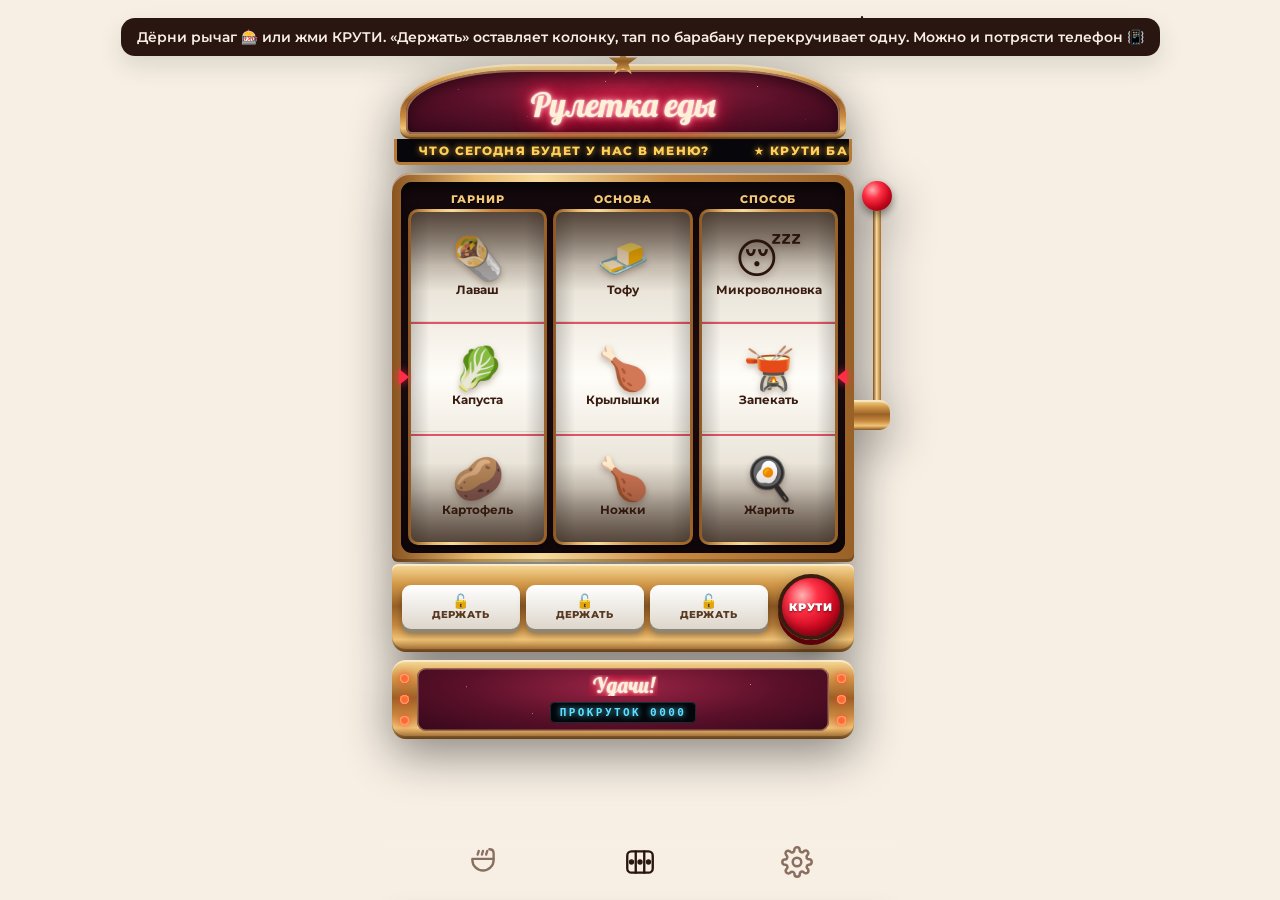
<file: index.html>
<!doctype html>
<html lang="ru">
<head>
  <meta charset="utf-8" />
  <meta name="viewport" content="width=device-width, initial-scale=1, maximum-scale=1, user-scalable=no, viewport-fit=cover" />
  <meta name="color-scheme" content="dark light" />
  <title>Рулетка еды</title>
  <script src="https://telegram.org/js/telegram-web-app.js"></script>
  <link rel="preconnect" href="https://fonts.googleapis.com" />
  <link rel="preconnect" href="https://fonts.gstatic.com" crossorigin />
  <link href="https://fonts.googleapis.com/css2?family=Montserrat:wght@500;600;700;800;900&family=Lobster&display=swap" rel="stylesheet" />
  <link rel="stylesheet" href="css/style.css" />
  <link rel="stylesheet" href="css/slot.css" />
</head>
<body>
  <div id="app">
    <!-- ===== Рулетка ===== -->
    <section class="screen active" id="screen-roulette">
      <header class="top">
        <button class="chip" id="streak" title="Серия дней, когда ты готовил(а)"></button>
        <button class="icon-btn" id="btn-theme" title="Тема">
          <svg viewBox="0 0 24 24" width="26" height="26" fill="none" stroke="currentColor" stroke-width="2" stroke-linecap="round"><circle cx="12" cy="12" r="4.2"/><path d="M12 2v2.2M12 19.8V22M4.2 4.2l1.6 1.6M18.2 18.2l1.6 1.6M2 12h2.2M19.8 12H22M4.2 19.8l1.6-1.6M18.2 5.8l1.6-1.6"/></svg>
        </button>
      </header>

      <h1 class="headline">Что сегодня будет у нас в меню?</h1>

      <div class="cabinet" id="cabinet">
        <!-- Вывеска автомата (только в оформлении «Автомат») -->
        <div class="slot-only marquee">
          <i class="m-star"></i>
          <div class="sign"><span class="neon">Рулетка еды</span></div>
        </div>
        <div class="slot-only ticker"><div class="ticker-track"><span>Что сегодня будет у нас в меню?</span><span>★ Крути барабаны ★</span><span>Ужин решает удача</span><span>★ Джекпот — твоё любимое блюдо ★</span><span>Что сегодня будет у нас в меню?</span><span>★ Крути барабаны ★</span><span>Ужин решает удача</span><span>★ Джекпот — твоё любимое блюдо ★</span></div></div>

        <div class="window">
          <div class="machine" id="machine"><!-- reels --></div>
          <div class="slot-only lever" id="lever" title="Потяни рычаг!">
            <div class="lever-rod"><div class="lever-knob"></div></div>
            <div class="lever-hub"></div>
          </div>
        </div>

        <div class="slot-only console">
          <div class="holds" id="holds"></div>
          <button class="red-btn" id="btn-spin-slot" aria-label="Крутить"><span>КРУТИ</span></button>
        </div>

        <div class="slot-only base">
          <div class="lights"><i></i><i></i><i></i></div>
          <div class="base-panel">
            <div class="neon small" id="base-neon">Удачи!</div>
            <div class="led" id="led">ПРОКРУТОК 0000</div>
          </div>
          <div class="lights"><i></i><i></i><i></i></div>
        </div>

      </div>

      <div class="spin-wrap classic-only">
        <button class="spin-btn" id="btn-spin">Крутить!</button>
      </div>
    </section>

    <!-- ===== Блюда (история / избранное / статистика) ===== -->
    <section class="screen" id="screen-dishes">
      <h2 class="screen-title">Мои блюда</h2>
      <div class="segmented" id="dishes-tabs">
        <button data-tab="history" class="on">История</button>
        <button data-tab="fav">Избранное</button>
        <button data-tab="stats">Статистика</button>
      </div>
      <div id="dishes-body"></div>
    </section>

    <!-- ===== Настройки ===== -->
    <section class="screen" id="screen-settings">
      <h2 class="screen-title">Настройки</h2>
      <div id="settings-body"></div>
    </section>

    <!-- ===== Редактор колонки ===== -->
    <section class="screen" id="screen-editor">
      <div class="editor-head">
        <button class="icon-btn back" id="btn-editor-back">‹</button>
        <input class="title-input" id="editor-title" maxlength="16" />
      </div>
      <div id="editor-body"></div>
    </section>

    <nav class="tabbar" id="tabbar">
      <button data-screen="dishes" title="Мои блюда">
        <svg viewBox="0 0 32 32" width="34" height="34" fill="none" stroke="currentColor" stroke-width="2.2" stroke-linecap="round" stroke-linejoin="round"><path d="M22 4c3 0 4 2 4 4v5"/><path d="M26 13v1a10 10 0 0 1-20 0v-1z"/><path d="M11 9c0-1.5 1-2 1-3.5M15 9c0-1.5 1-2 1-3.5M19 9c0-1.5 1-2 1-3.5"/></svg>
      </button>
      <button data-screen="roulette" class="on" title="Рулетка">
        <svg viewBox="0 0 32 32" width="34" height="34" fill="none" stroke="currentColor" stroke-width="2.2" stroke-linecap="round" stroke-linejoin="round"><rect x="4" y="6" width="24" height="20" rx="4"/><path d="M12 6v20M20 6v20"/><circle cx="8" cy="16" r="1.4" fill="currentColor"/><circle cx="16" cy="16" r="1.4" fill="currentColor"/><circle cx="24" cy="16" r="1.4" fill="currentColor"/></svg>
      </button>
      <button data-screen="settings" title="Настройки">
        <svg viewBox="0 0 24 24" width="32" height="32" fill="none" stroke="currentColor" stroke-width="1.9" stroke-linecap="round" stroke-linejoin="round"><circle cx="12" cy="12" r="3.2"/><path d="M19.4 15a1.7 1.7 0 0 0 .3 1.8l.1.1a2 2 0 1 1-2.8 2.8l-.1-.1a1.7 1.7 0 0 0-1.8-.3 1.7 1.7 0 0 0-1 1.5V21a2 2 0 1 1-4 0v-.1a1.7 1.7 0 0 0-1.1-1.5 1.7 1.7 0 0 0-1.8.3l-.1.1a2 2 0 1 1-2.8-2.8l.1-.1a1.7 1.7 0 0 0 .3-1.8 1.7 1.7 0 0 0-1.5-1H3a2 2 0 1 1 0-4h.1a1.7 1.7 0 0 0 1.5-1.1 1.7 1.7 0 0 0-.3-1.8l-.1-.1a2 2 0 1 1 2.8-2.8l.1.1a1.7 1.7 0 0 0 1.8.3H9a1.7 1.7 0 0 0 1-1.5V3a2 2 0 1 1 4 0v.1a1.7 1.7 0 0 0 1 1.5 1.7 1.7 0 0 0 1.8-.3l.1-.1a2 2 0 1 1 2.8 2.8l-.1.1a1.7 1.7 0 0 0-.3 1.8V9a1.7 1.7 0 0 0 1.5 1H21a2 2 0 1 1 0 4h-.1a1.7 1.7 0 0 0-1.5 1z"/></svg>
      </button>
    </nav>
  </div>

  <!-- Bottom sheet (результат, редактирование продукта и т.п.) -->
  <div class="sheet-backdrop" id="sheet-backdrop"></div>
  <div class="sheet" id="sheet"><div class="sheet-grip"></div><div id="sheet-body"></div></div>

  <div class="toast" id="toast"></div>
  <canvas id="confetti"></canvas>
  <input type="file" id="file-input" accept="image/*" hidden />

  <script src="js/defaults.js"></script>
  <script src="js/rules.js"></script>
  <script src="js/store.js"></script>
  <script src="js/fx.js"></script>
  <script src="js/reel.js"></script>
  <script src="js/app.js"></script>
</body>
</html>
</file>
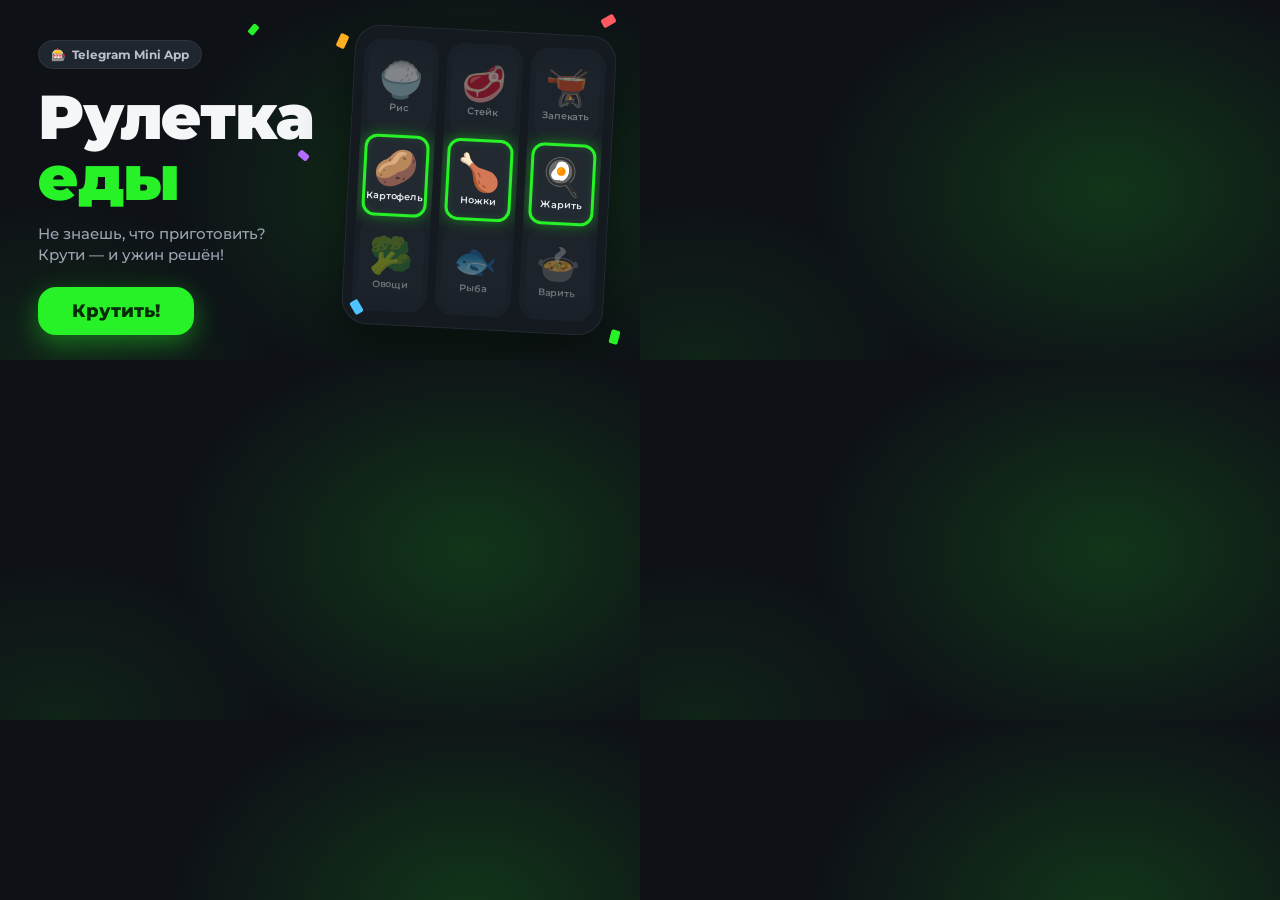
<file: assets/cover.html>
<!doctype html>
<!-- Обложка 640×360 для /newapp в BotFather. Рендер: см. GITHUB.md / assets/render-cover.sh -->
<html lang="ru">
<head>
<meta charset="utf-8">
<link href="https://fonts.googleapis.com/css2?family=Montserrat:wght@500;700;800;900&family=Noto+Color+Emoji&display=block" rel="stylesheet">
<style>
  * { box-sizing: border-box; margin: 0; padding: 0; }
  html, body { width: 640px; height: 360px; overflow: hidden; }
  body {
    font-family: Montserrat, sans-serif;
    color: #f4f6f8;
    background:
      radial-gradient(420px 300px at 470px 190px, rgba(39,242,39,.16), transparent 70%),
      radial-gradient(300px 220px at 60px 360px, rgba(39,242,39,.08), transparent 70%),
      #0e1217;
    position: relative;
  }
  .e { font-family: "Noto Color Emoji", "Segoe UI Emoji", sans-serif; }

  .left { position: absolute; left: 38px; top: 40px; width: 300px; }
  .chip {
    display: inline-flex; align-items: center; gap: 6px;
    background: #1f262e; border: 1px solid #2d353f; border-radius: 999px;
    padding: 6px 12px; font-size: 12px; font-weight: 700; color: #b9c2cc;
  }
  h1 { font-weight: 900; font-size: 62px; line-height: .98; letter-spacing: -.02em; margin: 18px 0 14px; }
  h1 span { color: #27f227; }
  p { font-size: 15px; line-height: 1.4; color: #9aa4b0; font-weight: 500; }
  .btn {
    margin-top: 22px; display: inline-block;
    background: #27f227; color: #062b06; font-weight: 800; font-size: 18px;
    padding: 13px 34px; border-radius: 18px;
    box-shadow: 0 8px 26px rgba(39,242,39,.4);
  }

  .machine {
    position: absolute; right: 30px; top: 30px;
    width: 262px; height: 300px;
    background: #141a20; border-radius: 26px; padding: 14px 10px;
    display: flex; gap: 8px;
    box-shadow: 0 20px 50px rgba(0,0,0,.5), inset 0 0 0 1px #232a32;
    transform: rotate(3deg);
  }
  .col {
    flex: 1; background: #1a2027; border-radius: 18px; padding: 6px 5px;
    display: flex; flex-direction: column; gap: 6px; position: relative; overflow: hidden;
  }
  .cell {
    height: 84px; background: #222931; border-radius: 13px;
    display: flex; flex-direction: column; align-items: center; justify-content: center; gap: 4px;
  }
  .cell .e { font-size: 36px; line-height: 1; }
  .cell b { font-size: 9.5px; font-weight: 600; color: #e6eaee; letter-spacing: -.01em; }
  .cell.dim { opacity: .45; }
  .cell.win { outline: 3px solid #27f227; outline-offset: -3px; box-shadow: 0 0 16px rgba(39,242,39,.45), inset 0 0 10px rgba(39,242,39,.3); }
  .col::before, .col::after { content: ""; position: absolute; left: 0; right: 0; height: 30px; z-index: 2; }
  .col::before { top: 0; background: linear-gradient(#1a2027, transparent); }
  .col::after { bottom: 0; background: linear-gradient(transparent, #1a2027); }

  .conf { position: absolute; width: 9px; height: 14px; border-radius: 2px; }
</style>
</head>
<body>
  <div class="left">
    <div class="chip"><span class="e">🎰</span> Telegram Mini App</div>
    <h1>Рулетка<br><span>еды</span></h1>
    <p>Не знаешь, что приготовить?<br>Крути — и ужин решён!</p>
    <div class="btn">Крутить!</div>
  </div>

  <div class="machine">
    <div class="col">
      <div class="cell dim"><span class="e">🍚</span><b>Рис</b></div>
      <div class="cell win"><span class="e">🥔</span><b>Картофель</b></div>
      <div class="cell dim"><span class="e">🥦</span><b>Овощи</b></div>
    </div>
    <div class="col">
      <div class="cell dim"><span class="e">🥩</span><b>Стейк</b></div>
      <div class="cell win"><span class="e">🍗</span><b>Ножки</b></div>
      <div class="cell dim"><span class="e">🐟</span><b>Рыба</b></div>
    </div>
    <div class="col">
      <div class="cell dim"><span class="e">🫕</span><b>Запекать</b></div>
      <div class="cell win"><span class="e">🍳</span><b>Жарить</b></div>
      <div class="cell dim"><span class="e">🍲</span><b>Варить</b></div>
    </div>
  </div>

  <i class="conf" style="left:338px;top:34px;background:#ffb020;transform:rotate(25deg)"></i>
  <i class="conf" style="left:352px;top:300px;background:#4fc3ff;transform:rotate(-30deg)"></i>
  <i class="conf" style="left:604px;top:14px;background:#ff5a5f;transform:rotate(60deg)"></i>
  <i class="conf" style="left:610px;top:330px;background:#27f227;transform:rotate(15deg)"></i>
  <i class="conf" style="left:300px;top:150px;background:#b46bff;transform:rotate(-50deg);width:7px;height:11px"></i>
  <i class="conf" style="left:250px;top:24px;background:#27f227;transform:rotate(40deg);width:7px;height:11px"></i>
</body>
</html>
</file>
<file: css/style.css>
:root {
  --bg: #0e1217;
  --band: #141a20;
  --col: #1a2027;
  --card: #222931;
  --card-2: #2a323b;
  --text: #f4f6f8;
  --muted: #8c96a3;
  --line: #2d353f;
  --accent: #27f227;
  --accent-ink: #062b06;
  --accent-glow: rgba(39, 242, 39, .35);
  --danger: #ff5a5f;
  --shadow: 0 10px 30px rgba(0, 0, 0, .35);
  --radius: 18px;
  --cell-h: clamp(86px, calc((100dvh - 470px) / 3), 124px);
  --safe-b: env(safe-area-inset-bottom, 0px);
}

:root[data-theme="light"] {
  --bg: #f3f5f1;
  --band: #e7ebe4;
  --col: #dde3d9;
  --card: #ffffff;
  --card-2: #f1f4ef;
  --text: #0e1217;
  --muted: #66707b;
  --line: #d3d9cf;
  --accent: #1fd61f;
  --accent-ink: #053005;
  --accent-glow: rgba(31, 214, 31, .35);
  --shadow: 0 10px 24px rgba(20, 40, 20, .12);
}

* { box-sizing: border-box; -webkit-tap-highlight-color: transparent; }
html, body { margin: 0; height: 100%; }
body {
  background: var(--bg);
  color: var(--text);
  font-family: Montserrat, system-ui, -apple-system, "Segoe UI", Roboto, sans-serif;
  overscroll-behavior: none;
  -webkit-user-select: none;
  user-select: none;
  transition: background .3s, color .3s;
}
input, textarea, select { -webkit-user-select: text; user-select: text; font-family: inherit; }
button { font-family: inherit; color: inherit; cursor: pointer; border: 0; background: none; padding: 0; }

#app {
  max-width: 520px;
  margin: 0 auto;
  min-height: 100%;
  position: relative;
  padding-bottom: calc(88px + var(--safe-b));
}

.screen { display: none; padding: 0 16px; animation: fade .25s ease; }
.screen.active { display: block; }
#screen-roulette { padding: 0; }
@keyframes fade { from { opacity: 0; transform: translateY(6px); } to { opacity: 1; transform: none; } }

/* ---------- Header ---------- */
.top { display: flex; justify-content: space-between; align-items: center; padding: 10px 16px 0; min-height: 54px; }
.icon-btn { width: 44px; height: 44px; display: grid; place-items: center; border-radius: 50%; color: var(--text); transition: transform .15s, background .2s; }
.icon-btn:active { transform: scale(.9); background: var(--card); }
.chip {
  font-weight: 700; font-size: 14px; padding: 8px 12px; border-radius: 999px;
  background: var(--card); color: var(--text); display: inline-flex; align-items: center; gap: 6px;
  visibility: hidden;
}
.chip.show { visibility: visible; }

.headline {
  font-weight: 800;
  font-size: clamp(28px, 8.8vw, 44px);
  line-height: 1.12;
  letter-spacing: -.01em;
  margin: 4px 16px 16px;
  max-width: 11em;
}

/* ---------- Slot machine ---------- */
.machine {
  background: var(--band);
  display: grid;
  grid-auto-flow: column;
  grid-auto-columns: 1fr;
  gap: 10px;
  padding: 14px 12px 14px;
}
.reel-col { display: flex; flex-direction: column; align-items: center; min-width: 0; }
.reel-head {
  display: flex; align-items: center; justify-content: center; gap: 4px;
  font-weight: 700; font-size: 16px; margin-bottom: 8px; width: 100%; height: 28px;
  white-space: nowrap; overflow: hidden;
}
.reel-head span { overflow: hidden; text-overflow: ellipsis; }
.reel-box {
  width: 100%;
  background: var(--col);
  border-radius: 22px;
  padding: 4px 8px;
  box-shadow: inset 0 2px 10px rgba(0,0,0,.18);
  display: flex; flex-direction: column; align-items: center;
}
.arrow { width: 100%; height: 22px; display: grid; place-items: center; color: var(--muted); font-size: 18px; }
.arrow:active { color: var(--text); }
.reel {
  position: relative;
  width: 100%;
  height: calc(var(--cell-h) * 3);
  overflow: hidden;
  touch-action: none;
  -webkit-mask-image: linear-gradient(to bottom, rgba(0,0,0,.55) 0, #000 30%, #000 70%, rgba(0,0,0,.55) 100%);
          mask-image: linear-gradient(to bottom, rgba(0,0,0,.55) 0, #000 30%, #000 70%, rgba(0,0,0,.55) 100%);
}
.cell {
  position: absolute; left: 0; right: 0; top: 0;
  height: var(--cell-h);
  padding: 4px 0;
  will-change: transform;
}
.cell-inner {
  height: 100%;
  background: var(--card);
  border-radius: 16px;
  display: flex; flex-direction: column; align-items: center; justify-content: center; gap: 8px;
  padding: 6px 4px;
  overflow: hidden;
}
.cell-emoji { font-size: 46px; line-height: 1; filter: drop-shadow(0 4px 6px rgba(0,0,0,.25)); }
.cell-img { width: 58px; height: 58px; border-radius: 14px; object-fit: cover; }
.cell-name { font-size: 14.5px; font-weight: 500; text-align: center; line-height: 1.15; max-width: 100%; overflow: hidden; text-overflow: ellipsis; display: -webkit-box; -webkit-line-clamp: 2; -webkit-box-orient: vertical; }
.frame {
  position: absolute; left: 0; right: 0;
  top: var(--cell-h); height: var(--cell-h);
  padding: 4px 0; pointer-events: none;
}
.frame::after {
  content: ""; display: block; height: 100%;
  border: 3px solid var(--accent);
  border-radius: 16px;
  box-shadow: 0 0 14px var(--accent-glow), inset 0 0 10px var(--accent-glow);
  transition: box-shadow .2s, border-color .2s;
}
.reel-col.locked .frame::after { border-color: #ffb020; box-shadow: 0 0 14px rgba(255,176,32,.4), inset 0 0 10px rgba(255,176,32,.3); }
.reel-col.win .frame::after { animation: pulse .5s ease 2; }
@keyframes pulse { 50% { box-shadow: 0 0 30px var(--accent), inset 0 0 18px var(--accent-glow); transform: scale(1.03); } }

.lock-btn {
  flex: none; width: 28px; height: 28px; border-radius: 50%;
  font-size: 13px; display: grid; place-items: center; opacity: .45;
  transition: opacity .2s, background .2s, transform .15s;
}
.lock-btn:active { transform: scale(.85); }
.reel-col.locked .lock-btn { opacity: 1; }
.reel-col.locked .lock-btn { background: #ffb020; }

.hint { text-align: center; color: var(--muted); font-size: 12.5px; padding: 12px 24px 0; line-height: 1.35; }

.spin-wrap { display: flex; justify-content: center; padding: 16px 16px 6px; }
.spin-btn {
  width: min(100%, 370px); height: 64px; border-radius: 26px;
  background: var(--accent); color: var(--accent-ink);
  font-weight: 800; font-size: 20px; letter-spacing: .01em;
  box-shadow: 0 8px 26px var(--accent-glow);
  transition: transform .12s, filter .2s, box-shadow .2s;
}
.spin-btn:active { transform: scale(.97); }
.spin-btn:disabled { filter: saturate(.4) brightness(.8); box-shadow: none; }

/* ---------- Tab bar ---------- */
.tabbar {
  position: fixed; left: 50%; transform: translateX(-50%); bottom: 0;
  width: 100%; max-width: 520px;
  display: flex; justify-content: space-around; align-items: center;
  padding: 10px 24px calc(12px + var(--safe-b));
  background: linear-gradient(to top, var(--bg) 70%, transparent);
  z-index: 20;
}
.tabbar button { width: 64px; height: 52px; display: grid; place-items: center; color: var(--muted); border-radius: 16px; transition: color .2s, transform .15s; }
.tabbar button.on { color: var(--text); }
.tabbar button:active { transform: scale(.9); }
body.editing .tabbar { display: none; }

/* ---------- Generic screens ---------- */
.screen-title { font-weight: 800; font-size: 30px; margin: 26px 0 16px; }
.segmented { display: flex; background: var(--card); border-radius: 14px; padding: 4px; gap: 4px; margin-bottom: 16px; }
.segmented button { flex: 1; height: 38px; border-radius: 10px; font-weight: 600; font-size: 14px; color: var(--muted); }
.segmented button.on { background: var(--accent); color: var(--accent-ink); }

.list { display: flex; flex-direction: column; gap: 10px; }
.card {
  background: var(--card); border-radius: var(--radius); padding: 14px;
  display: flex; align-items: center; gap: 12px;
}
.card .emojis { font-size: 28px; letter-spacing: -4px; white-space: nowrap; }
.card .info { flex: 1; min-width: 0; }
.card .t { font-weight: 700; font-size: 15px; line-height: 1.25; }
.card .s { color: var(--muted); font-size: 12.5px; margin-top: 3px; }
.card .act { display: flex; gap: 6px; }
.mini-btn { width: 38px; height: 38px; border-radius: 12px; background: var(--card-2); display: grid; place-items: center; font-size: 17px; }
.mini-btn:active { transform: scale(.92); }

.empty { text-align: center; color: var(--muted); padding: 48px 16px; font-size: 15px; line-height: 1.5; }
.empty .big { font-size: 56px; display: block; margin-bottom: 10px; }

.stat-grid { display: grid; grid-template-columns: 1fr 1fr; gap: 10px; margin-bottom: 14px; }
.stat { background: var(--card); border-radius: var(--radius); padding: 14px; }
.stat b { display: block; font-size: 28px; font-weight: 800; }
.stat span { color: var(--muted); font-size: 12.5px; }
.top-block { background: var(--card); border-radius: var(--radius); padding: 14px; margin-bottom: 10px; }
.top-block h4 { margin: 0 0 10px; font-size: 14px; color: var(--muted); font-weight: 600; }
.bar-row { display: flex; align-items: center; gap: 8px; margin: 7px 0; font-size: 14px; }
.bar-row .lbl { width: 42%; overflow: hidden; text-overflow: ellipsis; white-space: nowrap; }
.bar-row .bar { flex: 1; height: 10px; background: var(--card-2); border-radius: 6px; overflow: hidden; }
.bar-row .bar i { display: block; height: 100%; background: var(--accent); border-radius: 6px; }
.bar-row .n { width: 24px; text-align: right; color: var(--muted); font-variant-numeric: tabular-nums; }

/* ---------- Settings ---------- */
.group-title { font-size: 13px; text-transform: uppercase; letter-spacing: .06em; color: var(--muted); font-weight: 700; margin: 22px 4px 8px; }
.group { background: var(--card); border-radius: var(--radius); overflow: hidden; }
.row {
  display: flex; align-items: center; gap: 12px; padding: 14px; min-height: 56px;
  border-bottom: 1px solid var(--line); width: 100%; text-align: left; font-size: 15px;
}
.row:last-child { border-bottom: 0; }
.row .grow { flex: 1; min-width: 0; }
.row .sub { color: var(--muted); font-size: 12.5px; margin-top: 2px; overflow: hidden; text-overflow: ellipsis; white-space: nowrap; }
.row .ico { font-size: 22px; width: 30px; text-align: center; }
.row .chev { color: var(--muted); font-size: 22px; }
button.row:active { background: var(--card-2); }

.switch { position: relative; width: 50px; height: 30px; flex: none; }
.switch input { opacity: 0; width: 0; height: 0; position: absolute; }
.switch i { position: absolute; inset: 0; background: var(--card-2); border-radius: 999px; transition: background .2s; border: 1px solid var(--line); }
.switch i::after { content: ""; position: absolute; width: 24px; height: 24px; left: 2px; top: 2px; background: #fff; border-radius: 50%; transition: transform .2s; box-shadow: 0 2px 4px rgba(0,0,0,.25); }
.switch input:checked + i { background: var(--accent); border-color: transparent; }
.switch input:checked + i::after { transform: translateX(20px); }

.pills { display: flex; gap: 6px; flex-wrap: wrap; }
.pill { height: 32px; padding: 0 12px; border-radius: 999px; background: var(--card-2); font-size: 13px; font-weight: 600; color: var(--muted); }
.pill.on { background: var(--accent); color: var(--accent-ink); }

.tags { display: flex; flex-wrap: wrap; gap: 8px; padding: 12px 14px; border-bottom: 1px solid var(--line); }
.tag { background: var(--card-2); border-radius: 999px; padding: 7px 10px 7px 12px; font-size: 14px; display: inline-flex; align-items: center; gap: 6px; }
.tag button { color: var(--muted); font-size: 16px; line-height: 1; }
.inline-add { display: flex; gap: 8px; padding: 12px 14px; }
.input {
  flex: 1; min-width: 0; height: 44px; border-radius: 12px; border: 1px solid var(--line);
  background: var(--card-2); color: var(--text); padding: 0 12px; font-size: 15px; outline: none;
}
.input:focus { border-color: var(--accent); }
textarea.input { height: 110px; padding: 10px 12px; resize: none; font-size: 12px; font-family: ui-monospace, monospace; }
.btn {
  height: 44px; padding: 0 16px; border-radius: 12px; background: var(--card-2);
  font-weight: 700; font-size: 15px; display: inline-flex; align-items: center; justify-content: center; gap: 6px;
}
.btn.primary { background: var(--accent); color: var(--accent-ink); }
.btn.danger { color: var(--danger); }
.btn.block { width: 100%; }
.btn:active { transform: scale(.97); }
.version { text-align: center; color: var(--muted); font-size: 12px; margin: 26px 0 10px; }

/* ---------- Editor ---------- */
.editor-head { display: flex; align-items: center; gap: 8px; padding: 18px 0 14px; position: sticky; top: 0; background: var(--bg); z-index: 5; }
.back { font-size: 34px; line-height: 1; }
.title-input {
  flex: 1; min-width: 0; font-size: 26px; font-weight: 800; background: transparent; border: 0; color: var(--text);
  border-bottom: 2px dashed var(--line); padding: 4px 2px; outline: none;
}
.title-input:focus { border-bottom-color: var(--accent); }
.item-grid { display: grid; grid-template-columns: repeat(3, 1fr); gap: 10px; }
.item {
  background: var(--card); border-radius: 16px; padding: 12px 6px 10px; text-align: center; position: relative;
  display: flex; flex-direction: column; align-items: center; gap: 6px; min-height: 112px; justify-content: center;
}
.item.off { opacity: .4; }
.item .cell-emoji { font-size: 40px; }
.item .cell-img { width: 50px; height: 50px; }
.item .nm { font-size: 13.5px; font-weight: 500; line-height: 1.15; word-break: break-word; }
.item .w { position: absolute; top: 6px; right: 8px; font-size: 11px; color: #ffb020; letter-spacing: -1px; }
.item.add { border: 2px dashed var(--line); background: transparent; color: var(--muted); font-weight: 600; font-size: 13px; }
.item.add b { font-size: 34px; font-weight: 400; line-height: 1; }
.editor-actions { display: flex; gap: 8px; margin: 18px 0 8px; }

/* ---------- Bottom sheet ---------- */
.sheet-backdrop { position: fixed; inset: 0; background: rgba(0,0,0,.5); opacity: 0; pointer-events: none; transition: opacity .25s; z-index: 40; }
.sheet-backdrop.show { opacity: 1; pointer-events: auto; }
.sheet {
  position: fixed; left: 50%; bottom: 0; width: 100%; max-width: 520px;
  transform: translate(-50%, 105%);
  background: var(--band); border-radius: 26px 26px 0 0;
  padding: 8px 16px calc(18px + var(--safe-b));
  z-index: 41; transition: transform .32s cubic-bezier(.2,.9,.25,1);
  max-height: 92vh; overflow-y: auto; box-shadow: var(--shadow);
}
.sheet.show { transform: translate(-50%, 0); }
.sheet-grip { width: 40px; height: 5px; border-radius: 3px; background: var(--line); margin: 4px auto 12px; }
.sheet h3 { margin: 4px 0 14px; font-size: 22px; font-weight: 800; }

.result { text-align: center; }
.result .big-emojis { font-size: 58px; line-height: 1; margin: 6px 0 12px; display: flex; justify-content: center; gap: 10px; }
.result .big-emojis span { animation: pop .5s cubic-bezier(.3,1.6,.5,1) backwards; }
.result .big-emojis span:nth-child(2) { animation-delay: .08s; }
.result .big-emojis span:nth-child(3) { animation-delay: .16s; }
.result .big-emojis span:nth-child(4) { animation-delay: .24s; }
.result .big-emojis img { width: 64px; height: 64px; border-radius: 16px; object-fit: cover; }
@keyframes pop { from { transform: scale(0) rotate(-20deg); opacity: 0; } }
.result .dish { font-size: 24px; font-weight: 800; line-height: 1.2; margin: 0 0 6px; }
.result .method { color: var(--muted); font-size: 15px; font-weight: 500; }
.result .quip { margin: 12px auto 0; font-size: 14px; font-style: italic; color: var(--muted); max-width: 30em; }
.twist { margin: 14px 0 0; background: rgba(255,176,32,.14); color: #ffb020; border-radius: 14px; padding: 10px 12px; font-weight: 600; font-size: 14px; }
.duty { display: flex; gap: 8px; margin-top: 12px; }
.duty div { flex: 1; background: var(--card); border-radius: 14px; padding: 10px; font-size: 13px; color: var(--muted); }
.duty b { display: block; color: var(--text); font-size: 16px; margin-top: 2px; }
.result-actions { display: grid; grid-template-columns: repeat(4, 1fr); gap: 8px; margin: 18px 0 10px; }
.result-actions .btn { flex-direction: column; height: 64px; font-size: 12px; font-weight: 600; gap: 2px; padding: 0; }
.result-actions .btn span { font-size: 22px; }
.result-actions .btn.on { background: rgba(255,90,95,.18); }

.form-row { margin-bottom: 12px; }
.form-row label { display: block; font-size: 13px; color: var(--muted); margin: 0 0 6px 2px; font-weight: 600; }
.emoji-pick { display: grid; grid-template-columns: repeat(8, 1fr); gap: 4px; max-height: 148px; overflow-y: auto; background: var(--card); padding: 6px; border-radius: 14px; }
.emoji-pick button { font-size: 24px; height: 40px; border-radius: 10px; }
.emoji-pick button.on { background: var(--accent-glow); outline: 2px solid var(--accent); }
.preview { display: flex; align-items: center; gap: 12px; margin-bottom: 12px; }
.preview .pv { width: 76px; height: 76px; border-radius: 18px; background: var(--card); display: grid; place-items: center; font-size: 44px; overflow: hidden; flex: none; }
.preview .pv img { width: 100%; height: 100%; object-fit: cover; }
.preview .btns { display: flex; flex-direction: column; gap: 6px; flex: 1; }
.preview .btn { height: 36px; font-size: 13px; }
.sheet-actions { display: flex; gap: 8px; margin-top: 16px; }

.bans { background: var(--card); border-radius: 14px; padding: 0 12px; margin-top: 6px; }
.bans summary { list-style: none; cursor: pointer; padding: 14px 0; font-size: 15px; font-weight: 600; display: flex; align-items: center; gap: 8px; }
.bans summary::-webkit-details-marker { display: none; }
.bans summary::after { content: "›"; margin-left: auto; color: var(--muted); font-size: 22px; transition: transform .2s; }
.bans[open] summary::after { transform: rotate(90deg); }
.bans summary b { background: rgba(255,90,95,.18); color: var(--danger); border-radius: 999px; padding: 1px 8px; font-size: 13px; }
.bans summary b:empty { display: none; }
.ban-hint { color: var(--muted); font-size: 12.5px; margin: -4px 0 8px; line-height: 1.35; }
.ban-col { font-size: 12px; text-transform: uppercase; letter-spacing: .05em; color: var(--muted); font-weight: 700; margin: 12px 0 6px; }
.bans .pills { gap: 5px; }
.bans .pill { height: 30px; font-size: 12.5px; padding: 0 10px; font-weight: 500; color: var(--text); }
.pill.ban { background: rgba(255,90,95,.2); color: var(--danger); text-decoration: line-through; }
.bans #ban-list { padding-bottom: 12px; }
.sheet-actions .btn { flex: 1; }

/* ---------- Toast & confetti ---------- */
.toast {
  position: fixed; left: 16px; right: 16px; top: 18px; margin: 0 auto; width: fit-content;
  transform: translateY(-160%);
  background: var(--text); color: var(--bg); font-weight: 600; font-size: 14px;
  padding: 10px 16px; border-radius: 14px; z-index: 60; transition: transform .3s cubic-bezier(.2,.9,.25,1);
  max-width: calc(100% - 32px); text-align: center; box-shadow: var(--shadow);
}
.toast.show { transform: none; }
#confetti { position: fixed; inset: 0; width: 100%; height: 100%; pointer-events: none; z-index: 50; }

@media (max-width: 360px) {
  .cell-emoji { font-size: 38px; }
  .cell-name { font-size: 13px; }
  .reel-head { font-size: 14px; }
  .machine { gap: 8px; padding: 14px 8px; }
  .reel-box { padding: 4px 5px; }
}
@media (max-height: 700px) {
  .headline { font-size: 26px; margin-bottom: 10px; }
  .cell-emoji { font-size: 34px; }
  .cell-inner { gap: 4px; }
}
.machine.cols-4 .cell-emoji { font-size: 36px; }
.machine.cols-4 .cell-name { font-size: 12.5px; }
.machine.cols-4 .reel-head { font-size: 13px; }
.machine.cols-4 .reel-box { padding: 4px 4px; }
.machine.cols-4 { gap: 6px; padding-left: 8px; padding-right: 8px; }
.machine.cols-4 .lock-btn { width: 22px; font-size: 11px; }
</file>
<file: css/slot.css>
/* ===== Оформление «Игровой автомат» (html:root[data-skin="slot"]) ===== */

.slot-only { display: none; }
:root[data-skin="slot"] .slot-only { display: block; }
:root[data-skin="slot"] .classic-only,
:root[data-skin="slot"] .headline,
:root[data-skin="slot"] .reel-head .lock-btn,
:root[data-skin="slot"] .arrow { display: none; }

:root[data-skin="slot"] {
  --gold: linear-gradient(180deg, #f8dc9c 0%, #d39a4a 22%, #9a6127 48%, #c88a40 70%, #f0c477 86%, #8a5420 100%);
  --gold-side: linear-gradient(90deg, #8a5420 0%, #e9b96c 18%, #f8dc9c 32%, #c88a40 60%, #9a6127 100%);
  --burgundy: radial-gradient(ellipse at 50% 30%, #9b2446 0%, #5a1029 55%, #36081a 100%);
  --stars:
    radial-gradient(1.2px 1.2px at 12% 30%, rgba(255,255,255,.8), transparent 60%),
    radial-gradient(1px 1px at 28% 72%, rgba(255,255,255,.6), transparent 60%),
    radial-gradient(1.4px 1.4px at 46% 18%, rgba(255,255,255,.7), transparent 60%),
    radial-gradient(1px 1px at 63% 64%, rgba(255,255,255,.6), transparent 60%),
    radial-gradient(1.2px 1.2px at 81% 26%, rgba(255,255,255,.8), transparent 60%),
    radial-gradient(1px 1px at 92% 78%, rgba(255,255,255,.5), transparent 60%);
  --cell-h: clamp(74px, calc((100dvh - 455px) / 3), 110px);
}

/* Тёплая палитра под автомат */
:root[data-skin="slot"][data-theme="dark"] {
  --bg: #140c11; --band: #1e1318; --col: #2a1a22; --card: #2c1e26; --card-2: #3a2731;
  --text: #fff4e6; --muted: #b59a8f; --line: #4a3340;
  --accent: #ffc23d; --accent-ink: #3b2200; --accent-glow: rgba(255,194,61,.35);
}
:root[data-skin="slot"][data-theme="light"] {
  --bg: #f7efe4; --band: #efe2d0; --col: #e6d5c0; --card: #ffffff; --card-2: #f5ebde;
  --text: #2a1610; --muted: #8a6f60; --line: #e3d2bf;
  --accent: #eaa51f; --accent-ink: #2e1800; --accent-glow: rgba(234,165,31,.35);
}
:root[data-skin="slot"][data-theme="dark"] body {
  background: radial-gradient(120% 60% at 50% 30%, #2a0f1c 0%, #140c11 60%) fixed, #140c11;
}

/* ---------- Корпус ---------- */
:root[data-skin="slot"] .top { min-height: 46px; padding-top: 6px; }
:root[data-skin="slot"] .cabinet {
  position: relative;
  margin: 0 46px 0 12px;
  filter: drop-shadow(0 14px 24px rgba(0,0,0,.45));
}

/* Вывеска-арка */
.marquee {
  position: relative;
  margin: 14px 8px 0;
  padding: 6px 6px 5px;
  background: var(--gold);
  border-radius: 120px 120px 10px 10px / 48px 48px 10px 10px;
  box-shadow: inset 0 2px 0 rgba(255,255,255,.45), inset 0 -2px 0 rgba(0,0,0,.25);
}
.m-star {
  position: absolute; left: 50%; top: -17px; transform: translateX(-50%);
  width: 30px; height: 30px; background: var(--gold);
  clip-path: polygon(50% 0, 61% 35%, 98% 35%, 68% 57%, 79% 91%, 50% 70%, 21% 91%, 32% 57%, 2% 35%, 39% 35%);
}
.sign {
  height: 64px;
  border-radius: 114px 114px 6px 6px / 42px 42px 6px 6px;
  background: var(--stars), var(--burgundy);
  display: grid; place-items: center;
  box-shadow: inset 0 0 0 2px rgba(255,210,140,.5), inset 0 6px 16px rgba(0,0,0,.45);
  padding-top: 6px;
}
.neon {
  font-family: Lobster, "Brush Script MT", cursive;
  font-size: 34px; line-height: 1;
  color: #fff1d6;
  text-shadow: 0 0 2px #fff, 0 0 6px #ffb3c1, 0 0 12px #ff2d55, 0 0 22px #ff2d55, 0 0 34px #ff0033;
  animation: flicker 7s infinite;
  white-space: nowrap;
}
@keyframes flicker {
  0%, 18%, 22%, 25%, 53%, 57%, 100% { opacity: 1; }
  20%, 24%, 55% { opacity: .55; }
}

/* Бегущая строка */
.ticker {
  height: 26px; overflow: hidden; position: relative;
  margin: 0 2px;
  background: #07060a;
  border: 3px solid #b77a35; border-top: 0;
  border-radius: 0 0 6px 6px;
}
.ticker-track {
  display: flex; width: max-content; height: 100%; align-items: center;
  animation: ticker 22s linear infinite;
}
.ticker span {
  font-size: 11.5px; font-weight: 800; letter-spacing: .12em; text-transform: uppercase;
  color: #ffcf5a; text-shadow: 0 0 6px rgba(255,190,60,.8);
  padding: 0 22px; white-space: nowrap;
}
@keyframes ticker { to { transform: translateX(-50%); } }

/* Окно с барабанами */
:root[data-skin="slot"] .window {
  position: relative;
  margin-top: 8px;
  padding: 9px;
  background: var(--gold-side);
  border-radius: 18px 18px 6px 6px;
  box-shadow: inset 0 2px 0 rgba(255,255,255,.4), inset 0 -3px 0 rgba(0,0,0,.25);
}
:root[data-skin="slot"] .machine {
  position: relative;
  background: linear-gradient(#12080c, #241018 50%, #12080c);
  border-radius: 11px;
  padding: 7px 7px 8px;
  gap: 6px;
  box-shadow: inset 0 4px 14px rgba(0,0,0,.7);
}
/* стрелки линии выигрыша */
:root[data-skin="slot"] .machine::before,
:root[data-skin="slot"] .machine::after {
  content: ""; position: absolute; z-index: 3;
  top: calc(7px + 20px + 3px + var(--cell-h) * 1.5);
  transform: translateY(-50%);
  border-top: 8px solid transparent; border-bottom: 8px solid transparent;
}
:root[data-skin="slot"] .machine::before { left: -2px; border-left: 10px solid #ff2d45; filter: drop-shadow(0 0 4px #ff2d45); }
:root[data-skin="slot"] .machine::after { right: -2px; border-right: 10px solid #ff2d45; filter: drop-shadow(0 0 4px #ff2d45); }

:root[data-skin="slot"] .reel-head {
  height: 20px; margin-bottom: 0; font-size: 10.5px; font-weight: 800;
  text-transform: uppercase; letter-spacing: .08em; color: #f3c877;
  text-shadow: 0 1px 0 rgba(0,0,0,.6);
}
:root[data-skin="slot"] .reel-box {
  padding: 3px; border-radius: 10px;
  background: var(--gold-side);
  box-shadow: 0 2px 6px rgba(0,0,0,.6);
}
:root[data-skin="slot"] .reel {
  border-radius: 7px;
  background: linear-gradient(to bottom, #8e8578 0%, #e4ddd0 16%, #fffdf8 50%, #e4ddd0 84%, #8e8578 100%);
  -webkit-mask-image: none; mask-image: none;
}
/* объём барабана */
:root[data-skin="slot"] .reel::after {
  content: ""; position: absolute; inset: 0; pointer-events: none; z-index: 2;
  background:
    linear-gradient(to bottom, rgba(40,20,10,.55) 0%, rgba(40,20,10,0) 24%, rgba(40,20,10,0) 76%, rgba(40,20,10,.55) 100%),
    linear-gradient(to right, rgba(0,0,0,.18), transparent 14%, transparent 86%, rgba(0,0,0,.18));
}
:root[data-skin="slot"] .cell { padding: 0; }
:root[data-skin="slot"] .cell-inner {
  background: transparent; border-radius: 0; gap: 4px;
  box-shadow: inset 0 -1px 0 rgba(90,60,30,.12);
}
:root[data-skin="slot"] .cell-emoji { font-size: clamp(30px, calc(var(--cell-h) * .4), 42px); filter: drop-shadow(0 3px 3px rgba(60,30,10,.3)); }
:root[data-skin="slot"] .cell-name { color: #3a1d12; font-weight: 700; font-size: 12px; }
:root[data-skin="slot"] .frame { padding: 0; z-index: 1; }
:root[data-skin="slot"] .frame::after {
  border: 0; border-radius: 0;
  border-top: 2px solid rgba(214,24,48,.7); border-bottom: 2px solid rgba(214,24,48,.7);
  box-shadow: none; background: transparent;
}
:root[data-skin="slot"] .reel-col.win .frame::after { animation: slot-win .45s ease 3; }
@keyframes slot-win { 50% { background: rgba(255,200,60,.35); border-color: #ffb300; } }
:root[data-skin="slot"] .reel-col.locked .reel-box { background: linear-gradient(90deg, #c25f00, #ffc04d 40%, #ff9a1a); box-shadow: 0 0 12px rgba(255,160,30,.7); }
:root[data-skin="slot"] .reel-col.locked .frame::after { border-color: #ff9a1a; background: rgba(255,170,40,.12); box-shadow: none; }
:root[data-skin="slot"] .machine.cols-4 .cell-name { font-size: 10.5px; }
:root[data-skin="slot"] .machine.cols-4 .reel-head { font-size: 9px; letter-spacing: .03em; }

/* Рычаг */
.lever {
  position: absolute; right: -40px; top: 6%; bottom: 34%; width: 34px;
  cursor: grab; touch-action: none;
}
.lever-rod {
  position: absolute; left: 50%; bottom: 16px; transform: translateX(-50%);
  width: 8px; height: calc(100% - 16px);
  background: linear-gradient(90deg, #7a4a1c, #f8dc9c 45%, #a8692b);
  border-radius: 4px;
  transition: height .5s cubic-bezier(.3,1.6,.5,1);
}
.lever-knob {
  position: absolute; left: 50%; top: -15px; transform: translateX(-50%);
  width: 30px; height: 30px; border-radius: 50%;
  background: radial-gradient(circle at 35% 30%, #ffb0b0 0%, #ff3045 30%, #c3071c 62%, #6d020c 100%);
  box-shadow: 0 4px 8px rgba(0,0,0,.45);
}
.lever-hub {
  position: absolute; left: -6px; right: 4px; bottom: 0; height: 30px;
  background: var(--gold); border-radius: 0 10px 10px 0;
  box-shadow: inset 0 2px 0 rgba(255,255,255,.4);
}
.lever.pull .lever-rod { height: 18%; transition: height .18s ease-in; }

/* Пульт: кнопки «Держать» + красная кнопка */
.console {
  margin-top: 2px;
  padding: 10px 10px 12px;
  background: var(--gold);
  border-radius: 6px 6px 14px 14px;
  box-shadow: inset 0 2px 0 rgba(255,255,255,.45), inset 0 -3px 0 rgba(0,0,0,.25);
}
:root[data-skin="slot"] .console { display: flex; align-items: center; gap: 10px; }
.holds { flex: 1; display: flex; gap: 6px; }
.hold {
  flex: 1; height: 44px; border-radius: 9px;
  background: linear-gradient(#ffffff, #ddd6cb);
  color: #5a3a22; font-size: 9.5px; font-weight: 800; letter-spacing: .04em; text-transform: uppercase;
  display: flex; flex-direction: column; align-items: center; justify-content: center; gap: 1px;
  box-shadow: 0 4px 0 #8f8577, 0 6px 8px rgba(0,0,0,.35);
  transition: transform .08s, box-shadow .08s;
}
.hold b { font-size: 14px; line-height: 1; }
.hold:active { transform: translateY(3px); box-shadow: 0 1px 0 #8f8577, 0 2px 4px rgba(0,0,0,.35); }
.hold.on {
  background: linear-gradient(#ffd77a, #ff9a1a); color: #3a1800;
  transform: translateY(3px);
  box-shadow: 0 1px 0 #a65a00, 0 0 14px rgba(255,170,40,.8);
}
.red-btn {
  flex: none; width: 66px; height: 66px; border-radius: 50%;
  border: 4px solid #3a1d10;
  background: radial-gradient(circle at 35% 30%, #ffb3b3 0%, #ff3045 28%, #d10a22 60%, #7a0410 100%);
  box-shadow: 0 5px 0 #5c0009, 0 9px 16px rgba(0,0,0,.45), inset 0 -4px 8px rgba(0,0,0,.3);
  color: #fff; font-size: 11px; font-weight: 900; letter-spacing: .06em;
  text-shadow: 0 1px 2px rgba(0,0,0,.5);
  transition: transform .08s, box-shadow .08s, filter .2s;
}
.red-btn:active { transform: translateY(4px); box-shadow: 0 1px 0 #5c0009, 0 3px 8px rgba(0,0,0,.45), inset 0 -2px 6px rgba(0,0,0,.3); }
.red-btn:disabled { filter: brightness(.65) saturate(.6); }
.red-btn:not(:disabled) { animation: btn-glow 1.6s ease-in-out infinite; }
@keyframes btn-glow { 50% { box-shadow: 0 5px 0 #5c0009, 0 0 22px rgba(255,40,60,.75), inset 0 -4px 8px rgba(0,0,0,.3); } }

/* Нижняя панель с лампочками */
:root[data-skin="slot"] .base {
  display: flex; gap: 8px; align-items: stretch;
  margin-top: 8px; padding: 8px;
  background: var(--gold); border-radius: 14px;
  box-shadow: inset 0 2px 0 rgba(255,255,255,.45), inset 0 -3px 0 rgba(0,0,0,.25);
}
.lights { display: flex !important; flex-direction: column; justify-content: space-around; }
.lights i {
  display: block; width: 9px; height: 9px; border-radius: 50%;
  background: #ff6a2a; box-shadow: 0 0 8px #ff3b1f, 0 0 2px #fff inset;
  animation: bulb 1.2s infinite alternate;
}
.lights i:nth-child(2) { animation-delay: .4s; }
.lights i:nth-child(3) { animation-delay: .8s; }
@keyframes bulb { from { opacity: 1; } to { opacity: .25; box-shadow: none; } }
.cabinet.jackpot .lights i { animation-duration: .18s; }
.base-panel {
  flex: 1; min-width: 0;
  background: var(--stars), var(--burgundy);
  border-radius: 9px; padding: 7px 10px 8px;
  display: flex; flex-direction: column; align-items: center; gap: 6px;
  box-shadow: inset 0 0 0 1.5px rgba(255,210,140,.45);
}
.neon.small { font-size: 21px; max-width: 100%; overflow: hidden; text-overflow: ellipsis; padding: 0 4px; }
.led {
  background: #04060a; color: #5fe0ff;
  font: 700 11px/1 ui-monospace, "Consolas", monospace; letter-spacing: .22em;
  padding: 5px 10px; border-radius: 5px;
  text-shadow: 0 0 6px #4fd8ff;
  box-shadow: inset 0 0 0 1px #1d2a35;
}

/* Небольшие экраны: убираем нижнюю панель, чтобы всё влезло */
@media (max-height: 760px) {
  :root[data-skin="slot"] { --cell-h: clamp(70px, calc((100dvh - 375px) / 3), 104px); }
  :root[data-skin="slot"] .base { display: none; }
}
@media (max-height: 640px) {
  :root[data-skin="slot"] { --cell-h: clamp(66px, calc((100dvh - 335px) / 3), 96px); }
  :root[data-skin="slot"] .ticker { display: none; }
}
@media (max-width: 350px) {
  :root[data-skin="slot"] .cabinet { margin-right: 40px; margin-left: 8px; }
  .neon { font-size: 29px; }
}
</file>
